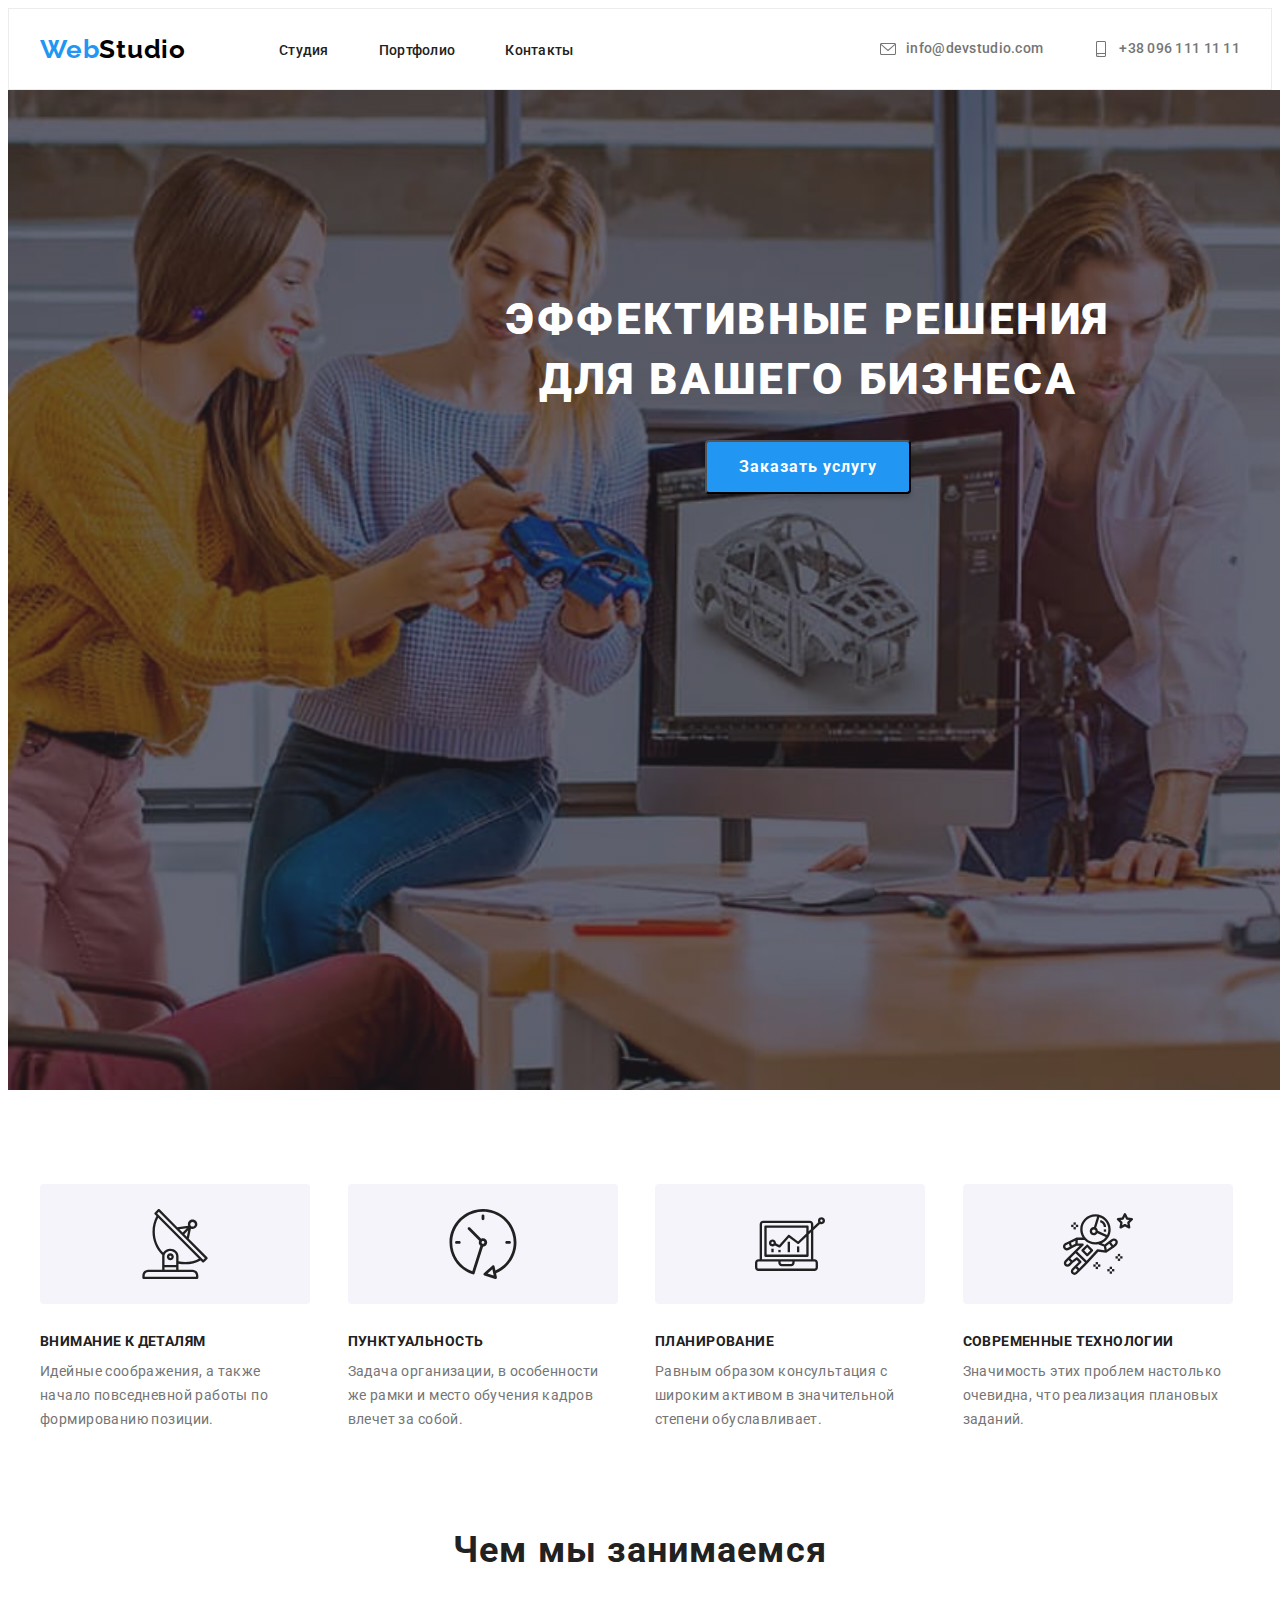
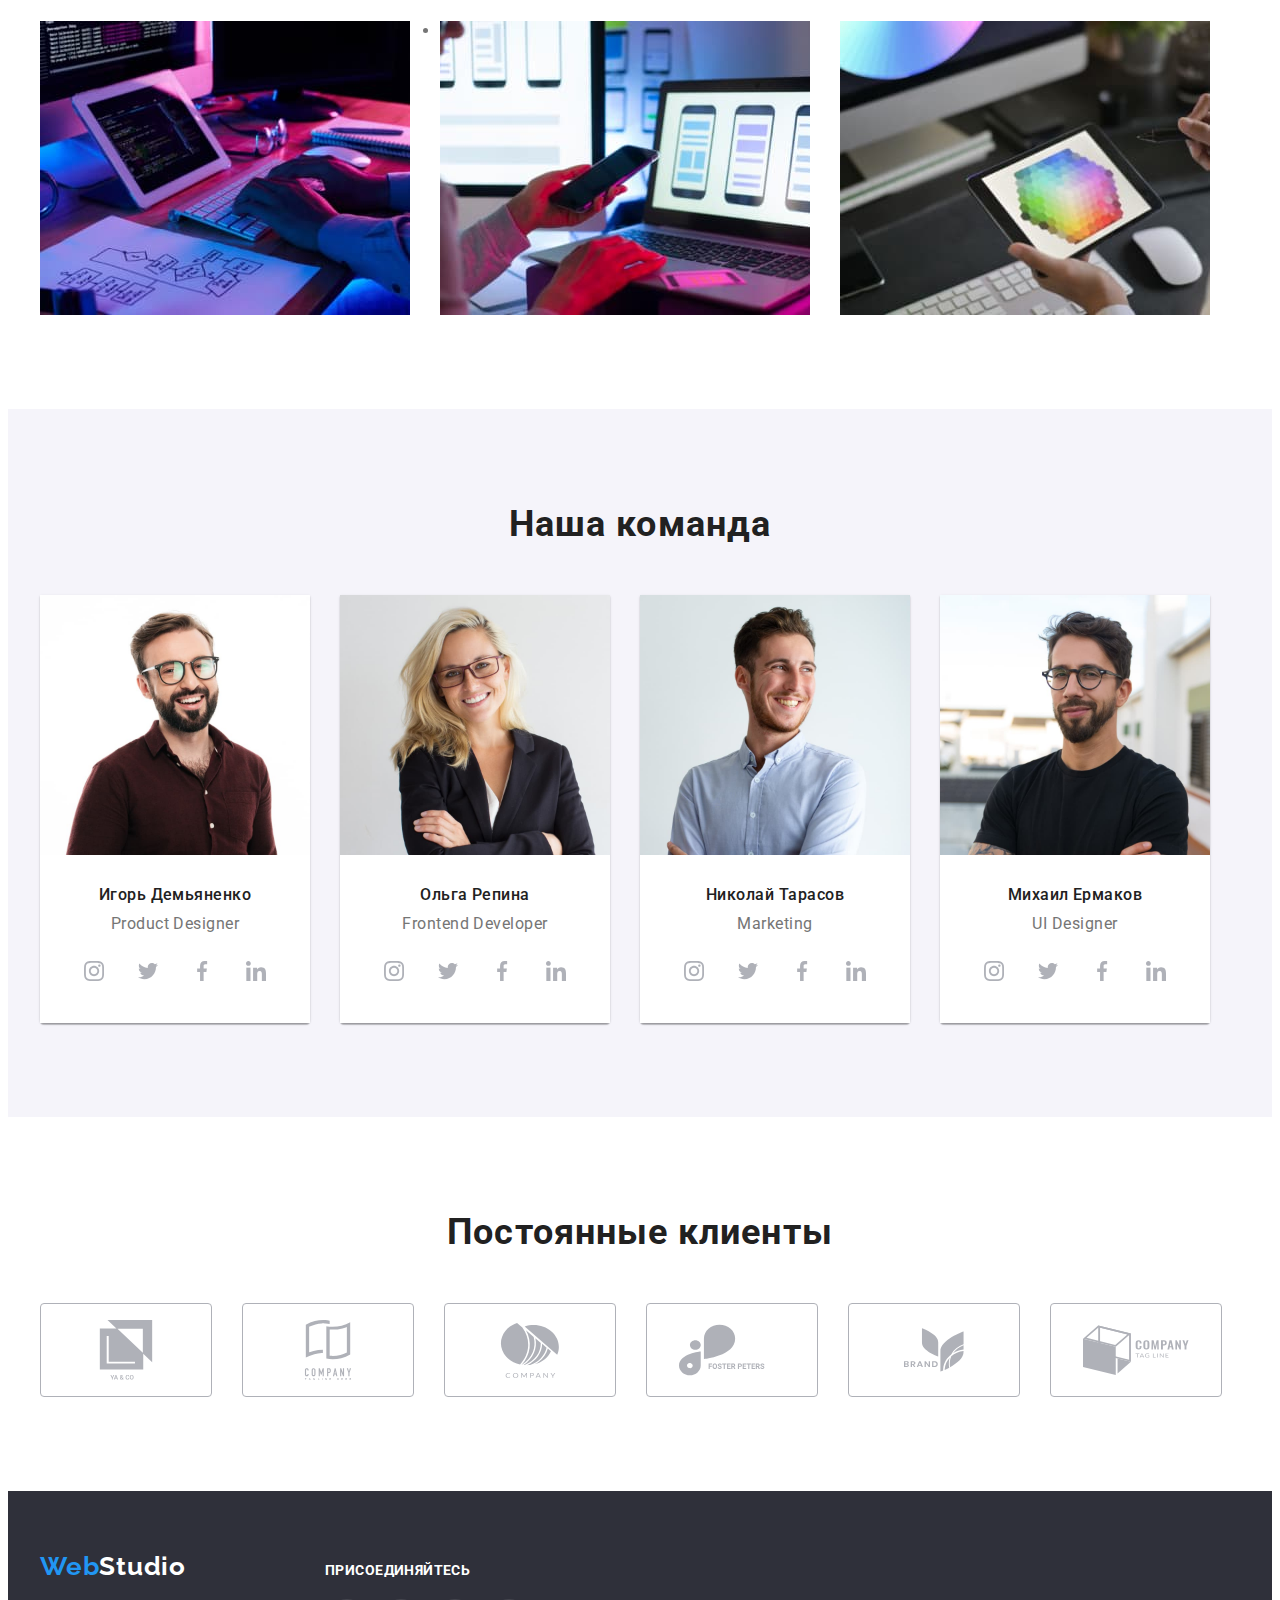
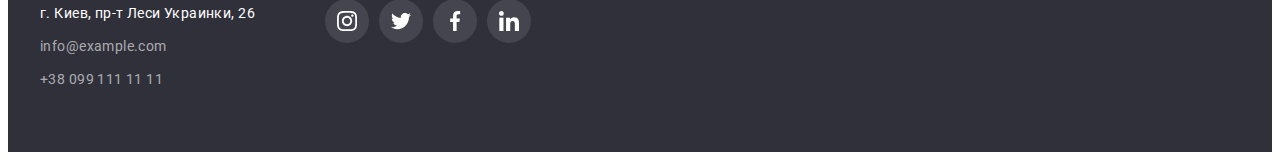
<file: index.html>
<!DOCTYPE html>
<html lang="ru">

<head>
    <meta charset="UTF-8">
    <meta http-equiv="X-UA-Compatible" content="IE=edge">
    <meta name="viewport" content="width=device-width, initial-scale=1.0">
    <title>Document</title>
    <link rel="stylesheet" href="https://cdnjs.cloudflare.com/ajax/libs/modern-normalize/1.0.0/modern-normalize.min.css"
        integrity="sha512-ISS7cAi1PEhQ8jnbJpJZMd29NlhNj4AWYyLOSp2CE/CsHxTCu+r+t0D2yoJudVrd0/8fTVPUVDzY5Tvli75u/g=="
        crossorigin="anonymous" />
    <link rel="preconnect" href="https://fonts.gstatic.com">
    <link
        href="https://fonts.googleapis.com/css2?family=Raleway:wght@700&family=Roboto:wght@400;500;700;900&display=swap"
        rel="stylesheet">
    <link rel="stylesheet" href="./css/styles.css">
</head>

<body> 
   <!--Шапка сайта-->
    <header class="header">
        <div class="container header-container">
            <nav class="navigation">
                <a class="logo link" href="/">Web<span class="logo-studio">Studio</span></a>
                <ul class="menu list">
                    <li class="menu-item"><a class="menu-link link current" href="">Студия</a></li>
                    <li class="menu-item"><a class="menu-link link" href="./portfolio.html">Портфолио</a></li>
                    <li class="menu-item"><a class="menu-link link" href="">Контакты</a></li>
                </ul>
            </nav>
            <ul class="header-contacts list">
                <li class="contacts-item"> 
                    <a class="mail-link link" href="mailto:info@devstudio.com" >
                        <svg class="icon-adress">
                            <use href="./images/spryte.svg.svg#icon-mail"></use>
                        </svg>
                        info@devstudio.com
                    </a>
                </li>
                <li class="contacts-item">
                    <a class="tel-link link" href="tel:+380961111111">
                        <svg class="icon-adress">
                            <use href="./images/spryte.svg.svg#icon-tel"></use>
                        </svg>
                        +38 096 111 11 11
                    </a>
                </li>
            </ul>
        </div>
    </header>

    <main>
        <!--Герой-->
        <section class="hero hero-conteiner overlay">
           <div class="container">
                <h1 class="main-title">Эффективные решения для вашего бизнеса</h1>
                <button class="modal-btn" type="button">Заказать услугу</button>
           </div>
        </section>

    <!--Особенности-->
    <section class="features section-padding">
        <div class="container">
            <h2 class="hidden-title">Особенности</h2>
            <ul class="features-list features-conteiner list">
                <li class="features-item list">
                    <div class="features-icon">
                      <svg class="features-icon-logo">
                          <use href="./images/spryte.svg.svg#icon-antenna"></use>
                      </svg>
                    </div>
                    <h3 class="title">Внимание к деталям</h3>
                    <p class="description">Идейные соображения, а также начало повседневной работы по формированию позиции.</p>
                </li>
                <li class="features-item list">
                    <div class="features-icon">
                        <svg class="features-icon-logo">
                            <use href="./images/spryte.svg.svg#icon-clock"></use>
                        </svg>
                    </div>
                    <h3 class="title">Пунктуальность</h3>
                    <p class="description">Задача организации, в особенности же рамки и место обучения кадров влечет за собой.</p>
                </li>
                <li class="features-item list">
                    <div class="features-icon">
                        <svg class="features-icon-logo">
                            <use href="./images/spryte.svg.svg#icon-diagram"></use>
                        </svg>
                    </div>
                    <h3 class="title">Планирование</h3>
                    <p class="description">Равным образом консультация с широким активом в значительной степени обуславливает.</p>
                </li>
                <li class="features-item list"> 
                    <div class="features-icon">
                        <svg class="features-icon-logo">
                            <use href="./images/spryte.svg.svg#icon-astronaut"></use>
                        </svg>
                    </div>
                    <h3 class="title">Современные технологии</h3>
                    <p class="description">Значимость этих проблем настолько очевидна, что реализация плановых заданий.</p>
                </li>
            </ul>
        </div>
    </section>

    <!--Чем мы занимаемся-->
    <section class="services section-padding">
        <div class="container">
            <h2 class="title-services">Чем мы занимаемся</h2>
            <ul class="services-list doing-conteiner">
                <li class="services-item list">
                    <img class="services-img" src="./images/box1.jpg" alt="верстаем сайты" width="370" height="294">
                </li>
                <li class=services-item list">
                    <img class="services-img" src="./images/box2.jpg" alt="создание мобильных приложений" width="370"
                        height="294">
                </li>
                <li class="services-item list">
                    <img class="services-img" src="./images/box3.jpg" alt="разработка дизайна" width="370" height="294">
                </li>
            </ul>
        </div>
    </section> 

    <!--Наша команда-->
    <section class="our-team section-padding">
        <div class="container">
            <h2 class="title-services title-margin">Наша команда</h2>
            <ul class="our-team-list">
                <li class="our-team-item list">
                    <img class="our-team-img" src="./images/igor.jpg" alt=" фото Игоря Демяненко" width="270" height="260">
                    <div class="team-div">
                        <h3 class="our-team-title">Игорь Демьяненко</h3>
                        <p class="our-team-description">Product Designer</p>
                         <ul class="social-list list">
                             <li class="social-list-item">
                                 <a href="" class="social-list-link link">
                                     <svg class="social-list-icon">
                                         <use href="./images/spryte.svg.svg#icon-instagram"></use>
                                     </svg> 
                                 </a>
                             </li>
                            <li class="social-list-item">
                                <a href="" class="social-list-link link">
                                    <svg class="social-list-icon">
                                        <use href="./images/spryte.svg.svg#icon-twitter"></use>
                                    </svg>
                                </a>
                            </li>
                            <li class="social-list-item">
                                <a href="" class="social-list-link link">
                                    <svg class="social-list-icon">
                                        <use href="./images/spryte.svg.svg#icon-facebook"></use>
                                    </svg>
                                </a>
                            </li>
                            <li class="social-list-item">
                                <a href="" class="social-list-link link">
                                    <svg class="social-list-icon">
                                        <use href="./images/spryte.svg.svg#icon-linkedin"></use>
                                    </svg>
                                </a>
                            </li>
                         </ul>
                    </div>
                </li>
                <li class="our-team-item list">
                    <img class="our-team-img" src="./images/olga.jpg" alt="фото Ольга Репина" width="270" height="260">
                    <div class="team-div">
                    <h3 class="our-team-title">Ольга Репина</h3>
                    <p class="our-team-description">Frontend Developer</p> 
                    <ul class="social-list list">
                        <li class="social-list-item">
                            <a href="" class="social-list-link link">
                                <svg class="social-list-icon">
                                    <use href="./images/spryte.svg.svg#icon-instagram"></use>
                                </svg>
                            </a>
                        </li>
                        <li class="social-list-item">
                            <a href="" class="social-list-link link">
                                <svg class="social-list-icon">
                                    <use href="./images/spryte.svg.svg#icon-twitter"></use>
                                </svg>
                            </a>
                        </li>
                        <li class="social-list-item">
                            <a href="" class="social-list-link link">
                                <svg class="social-list-icon">
                                    <use href="./images/spryte.svg.svg#icon-facebook"></use>
                                </svg>
                            </a>
                        </li>
                        <li class="social-list-item">
                            <a href="" class="social-list-link link">
                                <svg class="social-list-icon">
                                    <use href="./images/spryte.svg.svg#icon-linkedin"></use>
                                </svg>
                            </a>
                        </li>
                    </ul>
                    </div>
                </li>
                <li class="our-team-item list">
                    <img class="our-team-img" src="./images/nikolay.jpg" alt="фото Николай Тарасов" width="270" height="260">
                    <div class="team-div">
                    <h3 class="our-team-title">Николай Тарасов</h3>
                    <p class="our-team-description">Marketing</p>
                    <ul class="social-list list">
                        <li class="social-list-item">
                            <a href="" class="social-list-link link">
                                <svg class="social-list-icon">
                                    <use href="./images/spryte.svg.svg#icon-instagram"></use>
                                </svg>
                            </a>
                        </li>
                        <li class="social-list-item">
                            <a href="" class="social-list-link link">
                                <svg class="social-list-icon">
                                    <use href="./images/spryte.svg.svg#icon-twitter"></use>
                                </svg>
                            </a>
                        </li>
                        <li class="social-list-item">
                            <a href="" class="social-list-link link">
                                <svg class="social-list-icon">
                                    <use href="./images/spryte.svg.svg#icon-facebook"></use>
                                </svg>
                            </a>
                        </li>
                        <li class="social-list-item">
                            <a href="" class="social-list-link link">
                                <svg class="social-list-icon">
                                    <use href="./images/spryte.svg.svg#icon-linkedin"></use>
                                </svg>
                            </a>
                        </li>
                    </ul>
                    </div>
                </li>
                <li class="our-team-item list">
                    <img class="our-team-img" src="./images/michail.jpg" alt="фото Михаил Ермаков" width="270" height="260">
                    <div class="team-div">
                    <h3 class="our-team-title">Михаил Ермаков</h3>
                    <p class="our-team-description">UI Designer</p>
                    <ul class="social-list list">
                        <li class="social-list-item">
                            <a href="" class="social-list-link link">
                                <svg class="social-list-icon">
                                    <use href="./images/spryte.svg.svg#icon-instagram"></use>
                                </svg>
                            </a>
                        </li>
                        <li class="social-list-item">
                            <a href="" class="social-list-link link">
                                <svg class="social-list-icon">
                                    <use href="./images/spryte.svg.svg#icon-twitter"></use>
                                </svg>
                            </a>
                        </li>
                        <li class="social-list-item">
                            <a href="" class="social-list-link link">
                                <svg class="social-list-icon">
                                    <use href="./images/spryte.svg.svg#icon-facebook"></use>
                                </svg>
                            </a>
                        </li>
                        <li class="social-list-item">
                            <a href="" class="social-list-link link">
                                <svg class="social-list-icon">
                                    <use href="./images/spryte.svg.svg#icon-linkedin"></use>
                                </svg>
                            </a>
                        </li>
                    </ul>
                    </div>
                </li>
            </ul>
        </div>
    </section> 

    <!-- Наши клиенты -->
    <section class="clients section-padding">
        <div class="container clients-conteiner">
            <h2 class="title-services">Постоянные клиенты</h2>
            <ul class="clients-list list">
                <li class="clients-list-item list">
                    <a href="" class="clients-list-link link">
                       <svg class="clients-icon">
                        <use href="./images/spryte.svg.svg#icon-clientone"></use>
                       </svg> 
                    </a>
                </li>
                <li class="clients-list-item list">
                    <a href="" class="clients-list-link link">
                        <svg class="clients-icon">
                            <use href="./images/spryte.svg.svg#icon-clienttwo"></use>
                        </svg>
                    </a>
                </li>
                <li class="clients-list-item list">
                    <a href="" class="clients-list-link link">
                        <svg class="clients-icon">
                            <use href="./images/spryte.svg.svg#icon-clientthree"></use>
                        </svg>
                    </a>
                </li>
                <li class="clients-list-item list">
                    <a href="" class="clients-list-link link">
                        <svg class="clients-icon">
                            <use href="./images/spryte.svg.svg#icon-clientfour"></use>
                        </svg>
                    </a>
                </li>
                <li class="clients-list-item list">
                    <a href="" class="clients-list-link link">
                        <svg class="clients-icon">
                            <use href="./images/spryte.svg.svg#icon-clientfive"></use>
                        </svg>
                    </a>
                </li>
                <li class="clients-list-item list">
                    <a href="" class="clients-list-link link">
                        <svg class="clients-icon">
                            <use href="./images/spryte.svg.svg#icon-clientsix"></use>
                        </svg>
                    </a>
                </li>
            </ul>
        </div>
    </section>
    </main>

    <!--Подвал-->
    <footer class="footer"> 
        <div class="container">
            <div>
            <a class="logo-footer link" href="/">Web<span class="logo-studio-footer">Studio</span></a>
            <address class="address">
                <p class="description-address">г. Киев, пр-т Леси Украинки, 26</p>
                <ul class="footer-list list">
                    <li class="footer-item"><a class="footer-mail link" href="mailto:info@example.com">info@example.com</a></li>
                    <li class="footer-item"><a class="footer-tel link" href="tel:+380991111111">+38 099 111 11 11</a></li>
                </ul>
            </address>
        </div>
        <div class="footer-social">
            <h2 class="title-social">присоединяйтесь</h2>
            <ul class="footer-social-list list">
                <li class="footer-social-list-item">
                    <a href="" class="footer-social-list-link link">
                        <svg class="footer-social-list-icon">
                            <use href="./images/spryte.svg.svg#icon-instagram"></use>
                        </svg>
                    </a>
                </li>
                <li class="footer-social-list-item">
                    <a href="" class="footer-social-list-link link">
                        <svg class="footer-social-list-icon">
                            <use href="./images/spryte.svg.svg#icon-twitter"></use>
                        </svg>
                    </a>
                </li>
                <li class="footer-social-list-item">
                    <a href="" class="footer-social-list-link link">
                        <svg class="footer-social-list-icon">
                            <use href="./images/spryte.svg.svg#icon-facebook"></use>
                        </svg>
                    </a>
                </li>
                <li class="footer-social-list-item">
                    <a href="" class="footer-social-list-link link">
                        <svg class="footer-social-list-icon">
                            <use href="./images/spryte.svg.svg#icon-linkedin"></use>
                        </svg>
                    </a>
                </li>
            </ul>
        </div>
    </div>
        
    </footer>
    
</body>
</html>
</file>
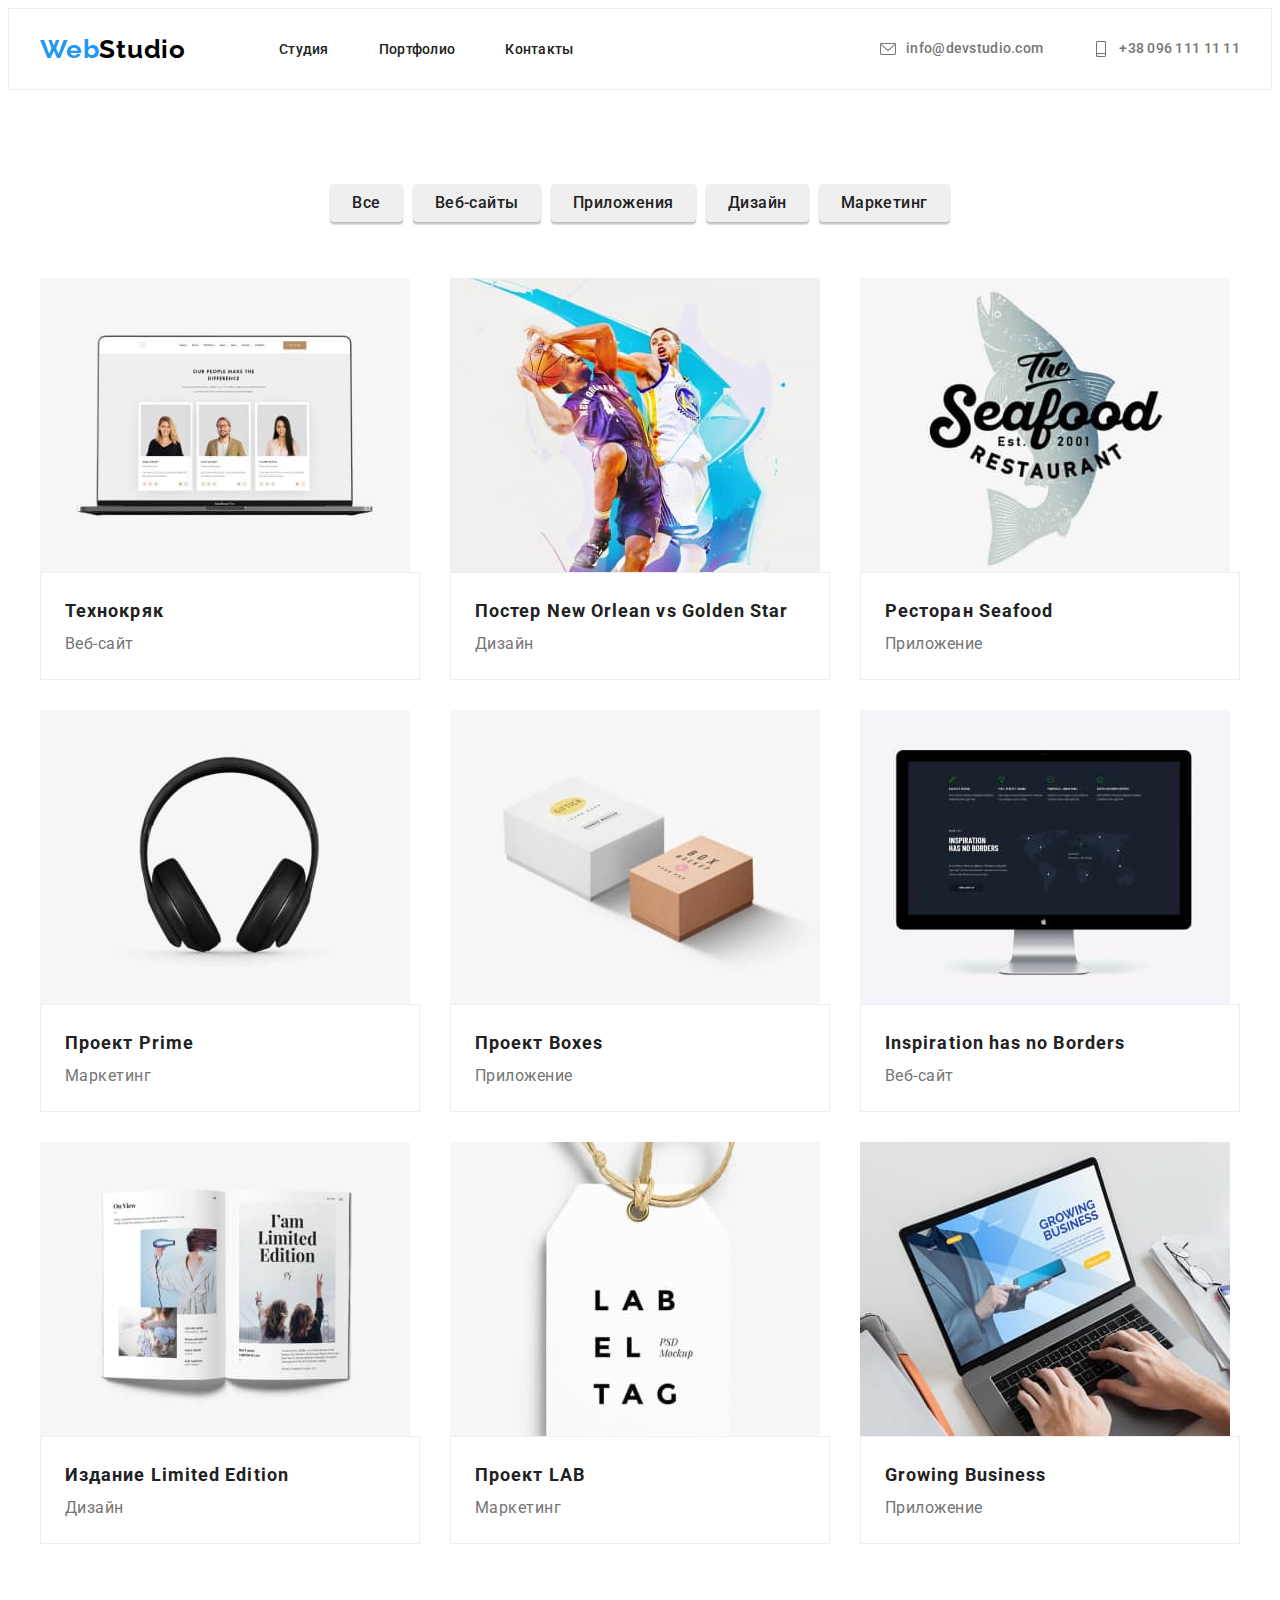
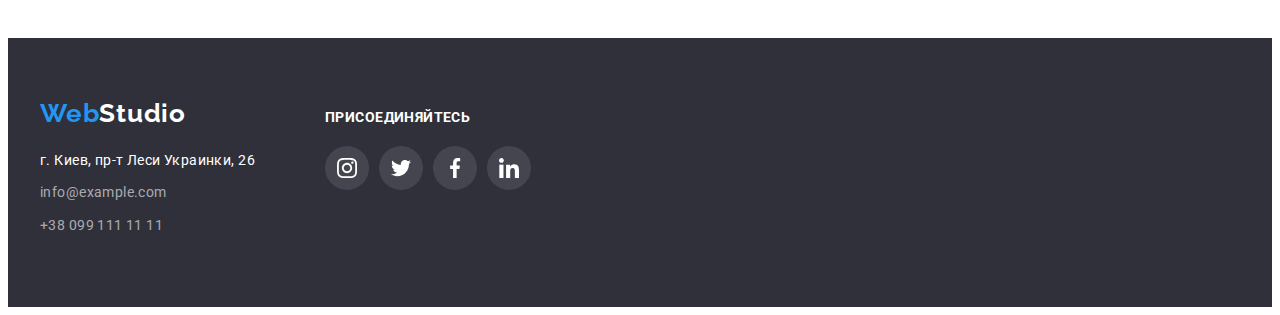
<file: portfolio.html>
<!DOCTYPE html>
<html lang="ru">

<head>
    <meta charset="UTF-8">
    <meta http-equiv="X-UA-Compatible" content="IE=edge">
    <meta name="viewport" content="width=device-width, initial-scale=1.0">
    <title>Document</title>
    <link rel="stylesheet" href="https://cdnjs.cloudflare.com/ajax/libs/modern-normalize/1.0.0/modern-normalize.min.css"
        integrity="sha512-ISS7cAi1PEhQ8jnbJpJZMd29NlhNj4AWYyLOSp2CE/CsHxTCu+r+t0D2yoJudVrd0/8fTVPUVDzY5Tvli75u/g=="
        crossorigin="anonymous" />
    <link rel="preconnect" href="https://fonts.gstatic.com">
    <link href="https://fonts.googleapis.com/css2?family=Raleway:wght@700&family=Roboto:wght@400;500;700;900&display=swap"
        rel="stylesheet">
    <link rel="stylesheet" href="./css/styles.css">
    </head>

<body>
    <!--Шапка сайта-->
    <header class="header">
      <div class="container header-container">
            <nav class="navigation">
                <a class="logo link" href="/">Web<span class="logo-studio">Studio</span></a>
                <ul class="menu list">
                    <li class="menu-item"><a class="menu-link link" href="./index.html">Студия</a></li>
                    <li class="menu-item"><a class="menu-link link current" href="./portfolio.html">Портфолио</a></li>
                    <li class="menu-item"><a class="menu-link link" href="">Контакты</a></li>
                </ul>
            </nav>
            <ul class="header-contacts list">
                <li class="contacts-item">
                    <svg class="icon-adress">
                        <use href="./images/spryte.svg.svg#icon-mail"></use>
                    </svg>
                    <a class="mail-link mail-adress link" href="mailto:info@devstudio.com">info@devstudio.com</a>
                </li>
                <li class="contacts-item">
                    <svg class="icon-adress">
                        <use href="./images/spryte.svg.svg#icon-tel"></use>
                    </svg>
                    <a class="tel-link link" href="tel:+380961111111">+38 096 111 11 11</a>
                </li>
            </ul>
      </div>
    </header>

    <main>
        <!--Портфолио-->
        <section class="portfolio section-portfolio section-padding">
            <div class="container">
                    <h1 class="hidden-title">Портфолио</h1>
                <!--Фильтры-->
                <ul class="filters-list">
                    <li class="filters-item list">
                        <button class="filters-btm" type="button">Все</button>
                    </li>
                    <li class="filters-item list">
                        <button class="filters-btm" type="button">Веб-сайты</button>
                    </li>
                    <li class="filters-item list">
                        <button class="filters-btm" type="button">Приложения</button>
                    </li>
                    <li class="filters-item list">
                        <button class="filters-btm" type="button">Дизайн</button>
                    </li>
                    <li class="filters-item list">
                        <button class="filters-btm" type="button">Маркетинг</button>
                    </li>

                </ul>
               
                <!--Проекты-->
                    <ul class="project project-conteiner list">
                        <li class=project-list>
                            <img class="project-img" src="./images/project1.jpg" alt="фото проекта один" width="370" height="294">
                            <div class="project-card">                                
                                <h2 class="title-project">Технокряк</h2>
                                <p class="description-project">Веб-сайт</p>
                            </div>
                        </li>
                        <li class=project-list>                      
                            <img class="project-img" src="./images/project2.jpg" alt="фото проекта два" width="370" height="294">
                            <div class="project-card">
                                <h2 class="title-project">Постер New Orlean vs Golden Star</h2>
                                <p class="description-project">Дизайн</p>
                            </div>
                        </li>
                        <li class=project-list> 
                            <img class="project-img" src="./images/project3.jpg" alt="фото проекта три" width="370" height="294">
                            <div class="project-card">
                               <h2 class="title-project">Ресторан Seafood</h2>
                                <p class="description-project">Приложение</p>
                            </div>
                        </li>
                        <li class=project-list>
                            <img class="project-img" src="./images/project4.jpg" alt="фото проекта четыре" width="370" height="294">
                            <div class="project-card">
                                <h2 class="title-project">Проект Prime</h2>
                                <p class="description-project">Маркетинг</p>
                            </div>
                        </li>
                        <li class=project-list>
                            <img class="project-img" src="./images/project5.jpg" alt="фото проекта пять" width="370" height="294">
                            <div class="project-card">
                                <h2 class="title-project">Проект Boxes</h2>
                                <p class="description-project">Приложение</p>
                            </div>
                        </li>
                        <li class=project-list>
                            <img class="project-img" src="./images/project6.jpg" alt="фото проекта шесть" width="370" height="294">
                            <div class="project-card">
                                <h2 class="title-project">Inspiration has no Borders</h2>
                                <p class="description-project">Веб-сайт</p>
                            </div>
                        </li>
                        <li class=project-list>
                            <img class="project-img" src="./images/project7.jpg" alt="фото проекта семь" width="370" height="294">
                            <div class="project-card">
                                <h2 class="title-project">Издание Limited Edition</h2>
                                <p class="description-project">Дизайн</p>
                            </div>
                        </li>
                        <li class=project-list>
                            <img class="project-img" src="./images/project8.jpg" alt="фото проекта восемь" width="370" height="294">
                            <div class="project-card">
                                <h2 class="title-project">Проект LAB</h2>
                                <p class="description-project">Маркетинг</p>
                            </div>
                        </li>
                        <li class=project-list>
                            <img class="project-img" src="./images/project9.jpg" alt="фото проекта девять" width="370" height="294">
                            <div class="project-card">
                                <h2 class="title-project">Growing Business</h2>
                                <p class="description-project">Приложение</p>
                            </div>
                        </li>
                    </ul>
                
            </div>
        </section>

    </main>

    <!--Подвал-->
    <footer class="footer">
        <div class="container">
            <div>
            <a class="logo-footer link" href="/">Web<span class="logo-studio-footer">Studio</span></a>
            <address class="address">
                <p class="description-address">г. Киев, пр-т Леси Украинки, 26</p>
                <ul class="footer-list list">
                    <li class="footer-item"><a class="footer-mail link" href="mailto:info@example.com">info@example.com</a></li>
                    <li class="footer-item"><a class="footer-mail link" href="tel:+380991111111">+38 099 111 11 11</a></li>
                </ul>
            </address>
            </div>
            <div class="footer-social">
                <h2 class="title-social">присоединяйтесь</h2>
                <ul class="footer-social-list list">
                    <li class="footer-social-list-item">
                        <a href="" class="footer-social-list-link link">
                            <svg class="footer-social-list-icon">
                                <use href="./images/spryte.svg.svg#icon-instagram"></use>
                            </svg>
                        </a>
                    </li>
                    <li class="footer-social-list-item">
                        <a href="" class="footer-social-list-link link">
                            <svg class="footer-social-list-icon">
                                <use href="./images/spryte.svg.svg#icon-twitter"></use>
                            </svg>
                        </a>
                    </li>
                    <li class="footer-social-list-item">
                        <a href="" class="footer-social-list-link link">
                            <svg class="footer-social-list-icon">
                                <use href="./images/spryte.svg.svg#icon-facebook"></use>
                            </svg>
                        </a>
                    </li>
                    <li class="footer-social-list-item">
                        <a href="" class="footer-social-list-link link">
                            <svg class="footer-social-list-icon">
                                <use href="./images/spryte.svg.svg#icon-linkedin"></use>
                            </svg>
                        </a>
                    </li>
                </ul>
            </div>
        </div>
    </footer>

</body>

</html>
</file>
<file: css/styles.css>
h1,
h2,
h3,
h4,
h5,
h6,
p {
  margin-top: 0;
  margin-bottom: 0;
}

ul,
ol {
  margin-top: 0;
  margin-bottom: 0;
  padding-left: 0;
}

img {
  display: block;
}

.section-padding {
  padding-top: 94px;
  padding-bottom: 94px;
}

.title-margin {
  margin-bottom: 50px;
}

.container {
  margin-left: auto;
  margin-right: auto;
  padding-left: 15px;
  padding-right: 15px;
  width: 1200px;
}

:root {
  --accent-color: #2196f3;
  --main-color: #212121;
  --main-font: 'Roboto', sans-serif;
  --secondary-font: 'Raleway', sans-serif;
  --dominante-color: #757575;
}

.list {
  list-style: none;
  margin-top: 0;
  margin-bottom: 0;
}

.link {
  text-decoration: none;
}

body {
  font-family: var(--main-font);
  color: var(--dominante-color);
}

.hidden-title {
  position: absolute;
  width: 1px;
  height: 1px;
  margin: -1px;
  border: 0;
  padding: 0;
  white-space: nowrap;
  clip-path: inset(100%);
  clip: rect(0 0 0 0);
  overflow: hidden;
}

/* =========COMPONENTS======== */

.logo {
  font-family: var(--secondary-font);
  font-weight: 700;
  font-size: 26px;
  line-height: 1.19;
  letter-spacing: 0.03em;
  color: var(--accent-color);
}

.logo-studio {
  color: #000000;
}

.title-services {
  font-size: 36px;
  line-height: 1.17;
  text-align: center;
  letter-spacing: 0.03em;
  color: var(--main-color);
  margin-bottom: 50px;
}

.social-list {
  display: flex;
  justify-content: space-between;
}

.social-list-link {
  display: inline-flex;
  justify-content: center;
  align-items: center;
  width: 44px;
  height: 44px;
  background-color: #ffffff;
}

.social-list-link:hover,
.social-list-link:focus {
  color: #fff;
  background-color: #2196f3;
  border-radius: 50%;
}

.social-list-link:hover .social-list-icon,
.social-list-link:focus .social-list-icon {
  fill: #ffffff;
}

.social-list-icon {
  height: 20px;
  width: 20px;
  fill: #afb1b8;
}

/* =========END COMPONENTS====== */

/*============HEADER========= */

.header {
  border: 1px solid #ececec;
}

.header-container {
  display: flex;
}

.navigation {
  display: flex;
  align-items: center;
}

.menu {
  display: flex;
  align-items: center;
}

.logo {
  margin-right: 93px;
}

.menu-item:not(:last-child) {
  margin-right: 50px;
}

.header-contacts {
  margin-left: auto;
}

.menu,
.header-contacts {
  display: flex;
  margin-top: 0;
  margin-bottom: 0;
  padding: 0;
}

.header-contacts .mail-link,
.tel-link {
  display: inline-flex;
  padding-top: 32px;
  padding-bottom: 32px;
}

.header-contacts a {
  font-weight: 500;
  font-size: 14px;
  line-height: 1.14;
  letter-spacing: 0.02em;
  color: #757575;
}

.mail-link:hover,
.mail-link:focus {
  color: var(--accent-color);
  fill: var(--accent-color);
}

.mail-link:focus .icon-adress {
  color: var(--accent-color);
  fill: var(--accent-color);
}

.header-contacts .contacts-item {
  display: inline-flex;
  align-items: center;
}

.contacts-item:focus,
.contacts-item:hover {
  color: var(--accent-color);
  fill: var(--accent-color);
}

.contacts-item:hover .icon-adress,
.contacts-item:focus .icon-adress {
  color: var(--accent-color);
  fill: var(--accent-color);
}

.tel-link:hover,
.tel-link:focus {
  color: var(--accent-color);
  fill: var(--accent-color);
}

.tel-link:focus .icon-adress,
.tel-link:hover .icon-adress {
  color: var(--accent-color);
  fill: var(--accent-color);
}

.icon-adress:hover,
.icon-adress:focus {
  fill: var(--accent-color);
}

.header-contacts .mail-icon {
  display: inline-flex;
}

.header-contacts .tel-icon {
  display: inline-flex;
}

.menu-link {
  font-weight: 500;
  font-size: 14px;
  line-height: 1.14;
  letter-spacing: 0.02em;
  color: #212121;
}

.menu-link:hover,
.menu-link:focus {
  color: var(--accent-color);
}

.contacts-item:not(:first-child) {
  margin-left: 50px;
}

.header-contacts .icon-adress {
  display: inline-flex;
}

.header-contacts .mail-link .tel-link {
  display: inline-flex;
  padding-top: 32px;
  padding-bottom: 32px;
}

.tel-link {
  font-weight: 500;
  font-size: 14px;
  line-height: 1.14;
  letter-spacing: 0.02em;
  color: #757575;
}

.mail-icon {
  width: 16px;
  height: 16px;
  fill: #757575;
  margin-right: 10px;
}

.tel-icon {
  width: 10px;
  height: 16px;
  fill: #757575;
  margin-right: 10px;
}

.icon-adress {
  width: 16px;
  height: 16px;
  margin-right: 10px;
  fill: #757575;
}
/* =======END HEADER====== */

/* =======HERO========= */
.main-title {
  font-weight: 900;
  font-size: 44px;
  line-height: 1.36;
  text-align: center;
  letter-spacing: 0.06em;
  text-transform: uppercase;
  color: #ffffff;
  margin: 0 auto 30px;
  width: 696px;
}

.hero-conteiner {
  padding: 200px 0;
  align-items: center;
}

.hero {
  background-color: #2f303a;
  background-image: linear-gradient(rgba(47, 48, 58, 0.4), rgba(47, 48, 58, 0.4)),
    url(../images/imghero.jpg);
  background-repeat: no-repeat;
  background-position: center;
  background-size: cover;
}

.modal-btn {
  box-shadow: 0px 4px 4px rgba(0, 0, 0, 0.15);
  font-family: inherit;
  font-weight: 700;
  font-size: 16px;
  line-height: 1.87;
  letter-spacing: 0.06em;
  color: #ffffff;
  background: var(--accent-color);
  cursor: pointer;
  border-radius: 4px;
  padding: 10px 32px;
  display: block;
  margin: 0 auto;
}

.modal-btn:hover,
.modal-btn:focus {
  background: #188ce8;
}

.overlay {
  width: 1600px;
  height: 600px;
  margin-left: auto;
  margin-right: auto;
}

/* =========END HERO======== */

/* ========FEATURES======== */

.title {
  font-size: 14px;
  line-height: 1.14;
  letter-spacing: 0.03em;
  text-transform: uppercase;
  color: var(--main-color);
  margin-bottom: 10px;
}

.description {
  font-size: 14px;
  line-height: 1.71;
  letter-spacing: 0.03em;
  width: 270px;
  height: 75px;
}

.features-list {
  display: flex;
  margin-top: 0;
  margin-bottom: 0;
  padding: 0;
}

.features-item {
  flex-basis: calc((100% - 3 * 30px) / 4);
}

.features-item:not(:last-child) {
  margin-right: 30px;
}

.features {
  padding-bottom: 0;
}

.features-icon {
  display: flex;
  justify-content: center;
  align-items: center;
  width: 270px;
  height: 120px;
  background-color: #f5f4fa;
  border-radius: 4px;
  margin-bottom: 30px;
}

.features-icon-logo {
  width: 70px;
  height: 70px;
  fill: #212121;
}
/* ========END FEATURES===== */

/* ========WHAT ARE WE DOING====== */

.doing-conteiner {
  display: flex;
  align-items: center;
  mix-blend-mode: normal;
  flex-basis: calc((100% - 90px) / 3);
}

.services-item:not(:last-child) {
  margin-right: 30px;
}

/* ========END WHAT WE DOING====== */

/* ========OUR TEAM=========== */

.our-team-list {
  display: flex;
  align-items: center;
  mix-blend-mode: normal;
  flex-basis: calc((100% - 120px) / 4);
}

.our-team-item:not(:last-child) {
  margin-right: 30px;
}

.team-div {
  padding-top: 30px;
  padding-bottom: 30px;
  padding-right: 32px;
  padding-left: 32px;
  background: #ffffff;
}

.our-team {
  background: #f5f4fa;
}

.our-team-title {
  font-weight: 500;
  font-size: 16px;
  line-height: 1.19;
  text-align: center;
  letter-spacing: 0.03em;
  color: var(--main-color);
  margin-bottom: 10px;
}

.our-team-description {
  font-size: 16px;
  line-height: 1.19;
  text-align: center;
  letter-spacing: 0.03em;
  margin-bottom: 16px;
}

.our-team-item {
  box-shadow: 0px 1px 3px rgba(0, 0, 0, 0.12), 0px 1px 1px rgba(0, 0, 0, 0.14),
    0px 2px 1px rgba(0, 0, 0, 0.2);
  border-radius: 0px 0px 4px 4px;
}

/* ========END OUR TEAM======= */

/* =============CLIENTS========== */

.clients-list {
  display: flex;
  padding: 0;
}

.clients-list-item:not(:last-child) {
  margin-right: 30px;
}

.clients-list-link {
  display: inline-flex;
  color: #afb1b8;
  width: 170px;
  height: 92px;
  border: 1px solid #afb1b8;
  border-radius: 4px;
  justify-content: center;
  align-items: center;
}

.clients-list-link:hover,
.clients-list-link:focus {
  border: 1px solid #2196f3;
}

.clients-list-link:hover .clients-icon,
.clients-list-link:focus .clients-icon {
  fill: #2196f3;
}

.clients-icon {
  width: 106px;
  height: 60px;
  fill: #afb1b8;
}
/* ==============END CLIENTS */

/* ========FOOTER======= */

.footer {
  background-color: #2f303a;
  padding-top: 60px;
  padding-bottom: 60px;
}

.footer .container {
  display: flex;
  align-items: baseline;
}

.logo-studio-footer {
  color: white;
}

.logo-footer {
  font-family: var(--secondary-font);
  font-weight: 700;
  font-size: 26px;
  line-height: 1.19;
  letter-spacing: 0.03em;
  display: block;
  margin-bottom: 20px;
  color: var(--accent-color);
}

.description-address {
  font-style: 400;
  font-style: normal;
  font-size: 14px;
  line-height: 1.71;
  letter-spacing: 0.03em;
  color: #ffffff;
  margin-bottom: 9px;
}

.footer-mail {
  font-size: 14px;
  line-height: 1.71;
  letter-spacing: 0.03em;
  color: rgba(255, 255, 255, 0.6);
  margin-bottom: 9px;
}

.footer-tel {
  font-size: 14px;
  line-height: 1.71;
  letter-spacing: 0.03em;
  color: rgba(255, 255, 255, 0.6);
}

.footer-tel:hover,
.footer-tel:focus {
  color: var(--dominante-color);
}

.footer-mail:hover,
.footer-tel:focus {
  color: var(--dominante-color);
}

.footer-list:not(:last-child) {
  margin-bottom: 9px;
}

.footer-mail,
.footer-tel {
  display: block;
}

.footer-social-list {
  display: flex;
  justify-content: space-between;
  padding: 0;
  margin-top: 20px;
}

.footer-social-list-link {
  display: inline-flex;
  width: 44px;
  height: 44px;
  align-items: center;
  justify-content: center;
  background-color: rgba(255, 255, 255, 0.1);
  border-radius: 50%;
  color: #ffffff;
}

.footer-social-list-item:not(:last-child) {
  margin-right: 10px;
}

.footer-social-list-icon {
  width: 20px;
  height: 20px;
  fill: #ffffff;
}

.title-social {
  font-family: var(--main-font);
  font-weight: 700;
  font-size: 14px;
  line-height: 1.14;
  letter-spacing: 0.03em;
  text-transform: uppercase;
  margin: 0;
  color: #ffffff;
}

.footer-social {
  margin-left: 70px;
}

.footer-social-list-link:hover,
.footer-social-list-link:focus {
  background-color: var(--accent-color);
}

.address {
  font-style: normal;
}

/* =========END FOOTER======= */

/* ============FILTERS======= */

.filters-btm {
  font-family: inherit;
  font-weight: 500;
  font-size: 16px;
  line-height: 1.62;
  text-align: center;
  letter-spacing: 0.03em;
  color: var(--main-color);
  cursor: pointer;
  padding: 6px 22px;
  box-shadow: 0px 3px 1px rgba(0, 0, 0, 0.1), 0px 1px 2px rgba(0, 0, 0, 0.08),
    0px 2px 2px rgba(0, 0, 0, 0.12);
  border-radius: 4px;
  border: transparent;
}

.filters-btm:hover,
.filters-btm:focus {
  color: #ffffff;
  background: var(--accent-color);
}

.filters-list {
  display: flex;
  justify-content: center;
  margin-bottom: 56px;
}

.filters-item:not(:last-child) {
  margin-right: 10px;
}

/* ============END FILTERS========= */

/* ============PROJECT============= */
.title-project {
  font-size: 18px;
  line-height: 2;
  letter-spacing: 0.06em;
  color: var(--main-color);
}

.description-project {
  font-size: 16px;
  line-height: 1.87;
  letter-spacing: 0.03em;
}

.project {
  margin-left: 30px;
  margin-top: 30px;
  background: #ffffff;
}

.project-card {
  padding: 20px 24px;
  border-top: none;
  border: 1px solid #eeeeee;
}

.project {
  display: flex;
  flex-wrap: wrap;
  margin-left: -30px;
  margin-top: -30px;
}

.project-list {
  flex-basis: calc((100% - 90px) / 3);
  margin-left: 30px;
  margin-top: 30px;
}

.project-list:hover,
.project-list:focus {
  box-shadow: 0px 1px 1px rgba(0, 0, 0, 0.12), 0px 4px 4px rgba(0, 0, 0, 0.06),
    1px 4px 6px rgba(0, 0, 0, 0.16);
}

.filters-btm:focus,
.filters-btm:hover {
  box-shadow: 0px 3px 1px rgba(0, 0, 0, 0.1), 0px 1px 2px rgba(0, 0, 0, 0.08),
    0px 2px 2px rgba(0, 0, 0, 0.12);
}
/* ============END PROJECT======= */
</file>
